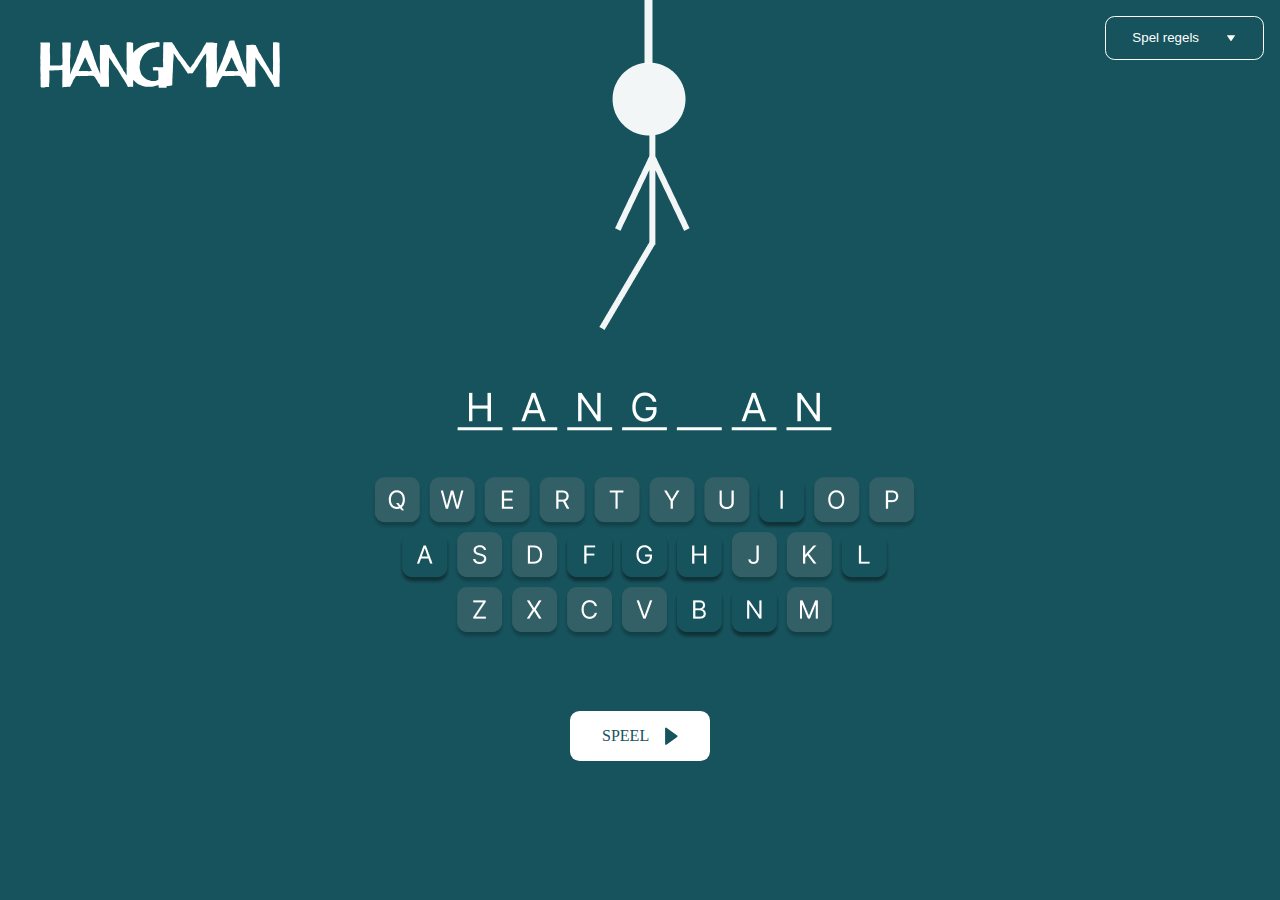
<file: index.html>
<!DOCTYPE html>
<html lang="en">

<head>
    <meta charset="UTF-8">
    <meta name="viewport" content="width=device-width, initial-scale=1.0">
    <title>KMD's hangman</title>
    <link rel="stylesheet" href="hangmanstyle.css">
</head>

<body>
    <main>

        <img class="logo" src="./fotos/logo.svg" alt="">

        <section class="zero-state">
            <img src="./fotos/zerostate.png" alt="">


            <a href="spel.html" class="speel">SPEEL <img src="fotos/Vector.svg" alt="play button"></a>
            

        </section>

        <div class="spel-regels"> <!-- wrapper van alles -->
            <button >Spel regels <img src="fotos/bxs_up-arrow.svg" alt=""></button>
            <p>Hieronder ziet u een toetsenbord waarop u op elke letter kunt klikken om het woord te raden.</p>
        </div>



        

    </main>


    <script src="spel.js"></script>
</body>

</html>
</file>
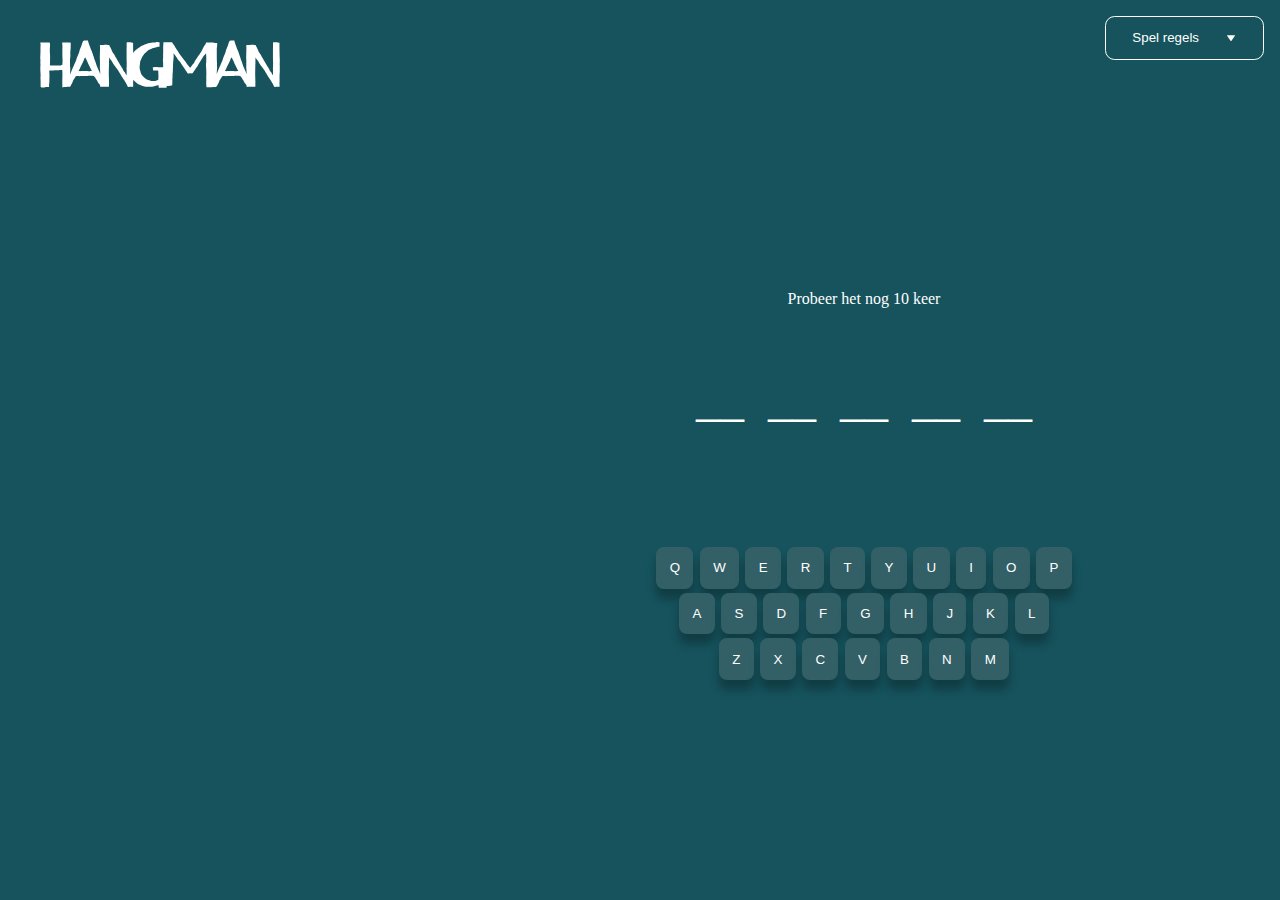
<file: spel.html>
<!DOCTYPE html>
<html lang="en">

<head>
    <meta charset="UTF-8">
    <meta name="viewport" content="width=device-width, initial-scale=1.0">
    <title>KMD's hangman</title>
    <link rel="stylesheet" href="hangmanstyle.css">
</head>

<body>

    <main>

        <img class="logo" src="./fotos/logo.svg" alt="">


        <div class="spel-regels"> <!-- wrapper van alles -->
            <button>Spel regels <img src="fotos/bxs_up-arrow.svg" alt=""></button>
            <p>Hieronder ziet u een toetsenbord waarop u op elke letter kunt klikken om het woord te raden.</p>
        </div>

        <section class="eindstand hidden">
            <div>
                <h3>H O E R  A A </h3>
                <p>U heeft gewonnen</p>
        <button class="opnieuw">Opnieuw spelen</button>
            </div>

        </section>

        <section class="hangman">

            <!-- afbeelding -->
            <div class="linkerKant">
                <img src="./fotos/10.svg" alt="">
                <img src="./fotos/9.svg" alt="">
                <img src="./fotos/8.svg" alt="">
                <img src="./fotos/7.svg" alt="">
                <img src="./fotos/6.svg" alt="">
                <img src="./fotos/5.svg" alt="">
                <img src="./fotos/4.svg" alt="">
                <img src="./fotos/3.svg" alt="">
                <img src="./fotos/2.svg" alt="">
                <img src="./fotos/1.svg" alt="">

            </div>



            <div class="rechterKant">

                <p class="aantalKansen">Probeer het nog 10 keer</p>


                <!-- textArea -->
                <div class="textarea">
                    <p>__</p>
                    <p>__</p>
                    <p>__</p>
                    <p>__</p>
                    <p>__</p>
                </div>



                <!-- keyboard -->
                <form class="keyboard">
                    <div>
                        <button>Q</button>
                        <button>W</button>
                        <button>E</button>
                        <button>R</button>
                        <button>T</button>
                        <button>Y</button>
                        <button>U</button>
                        <button>I</button>
                        <button>O</button>
                        <button>P</button>
                    </div>

                    <div>
                        <button>A</button>
                        <button>S</button>
                        <button>D</button>
                        <button>F</button>
                        <button>G</button>
                        <button>H</button>
                        <button>J</button>
                        <button>K</button>
                        <button>L</button>
                    </div>

                    <div>
                        <button>Z</button>
                        <button>X</button>
                        <button>C</button>
                        <button>V</button>
                        <button>B</button>
                        <button>N</button>
                        <button>M</button>
                    </div>

                </form>


            </div>



        </section>

    </main>


    <script src="spel.js"></script>
</body>

</html>
</file>
<file: hangmanstyle.css>
body {
    background: #16535D;
}

.logo {
    display: inline;
    padding: 2em;
    z-index: 1;
    position: relative;
}

.speel {
    background: #ffffff;
    border: none;
    border-radius: 0.6em;
    padding: 1em 2em;
    display: flex;
    align-items: center;
    gap: 1em;
    text-decoration: none;
    color: #16535D;
}


.speel img {
    width: 0.8em;
}

/* .zero-state.hidden {
    display: none;
} */


.zero-state {
    display: flex;
    position: absolute;
    left: 50%;
    transform: translateX(-50%);
    top: 0;
    align-items: center;
    flex-direction: column;
    gap: 3em;
}



/* ================================================================================================================================================================================================================================================================== */

.spel-regels {
    border: #FFFFFF solid .1em;
    max-width: 11em;
    border-radius: 0.6em;
    position: absolute;
    right: 1em;
    top: 1em;
}

.spel-regels button {
    background: transparent;
    padding: 1em 2em;
    display: flex;
    align-items: center;
    justify-content: center;
    gap: 2em;
    color: #FFFFFF;
    border: none;
    width: 100%;
}

.spel-regels img {
    width: 0.8em;
}

.spel-regels p {
    display: none;
}

.spel-regels p.uitgeklapt {
    display: block;
    padding: 0.5em 0.5em;
    color: #FFFFFF;
}

.spel-regels img.rotate180 {
    rotate: 180deg;
}







/* ================================================================================================================================================================================================================================================================== */
.hangman {
    display: grid;
    grid-template-columns: repeat(2, 1fr);
    width: 56em;
    margin: auto;
    margin-top: 5em;
    align-items: flex-end;
}


.linkerKant {
    height: 30em;
    position: relative;
}

.linkerKant img {
    position: absolute;
    top: 0;
    opacity: 0;
}

.linkerKant img.laatZien {
    opacity: 1;

}

.textarea {
    color: white;
    gap: 0.5em;
    font-size: 3em;
    display: flex;
    align-items: center;
    justify-content: center;
    margin-bottom: 1.5em;
}

.keyboard div {
    display: flex;
    align-items: center;
    gap: 0.4em;
    justify-content: center;
    margin: .25em .25em;
}

.keyboard button {
    border-radius: 0.6em;
    background-color: #336067;
    border-style: none;
    color: #FFFFFF;
    box-shadow: 0px 10px 10px rgba(0, 0, 0, 0.275);
    padding: 1em;
}

.keyboard button.geklikt{
    background-color: #16535D;
}

.eindstand{
    position: absolute;
    left: 0;
    right: 0;
    top: 0;
    bottom: 0;
    background-color: rgba(0, 0, 0, 0.55);
    z-index: 1;
    display: flex;
    align-items: center;
    justify-content: center;
}

.eindstand div{
    background: #FFFFFF;
    padding: 5em 10em;
    border-radius: 0.6em;
}

.eindstand.hidden{
    display: none;
}

.opnieuw{
    background: #16535D;
    padding: 1em 2em;
    display: flex;
    align-items: center;
    justify-content: center;
    gap: 2em;
    color: #FFFFFF; 
    border: none;
    border-radius: 0.6em;
}


.aantalKansen{
    color: #FFFFFF;
    text-align: center;
    
}
</file>
